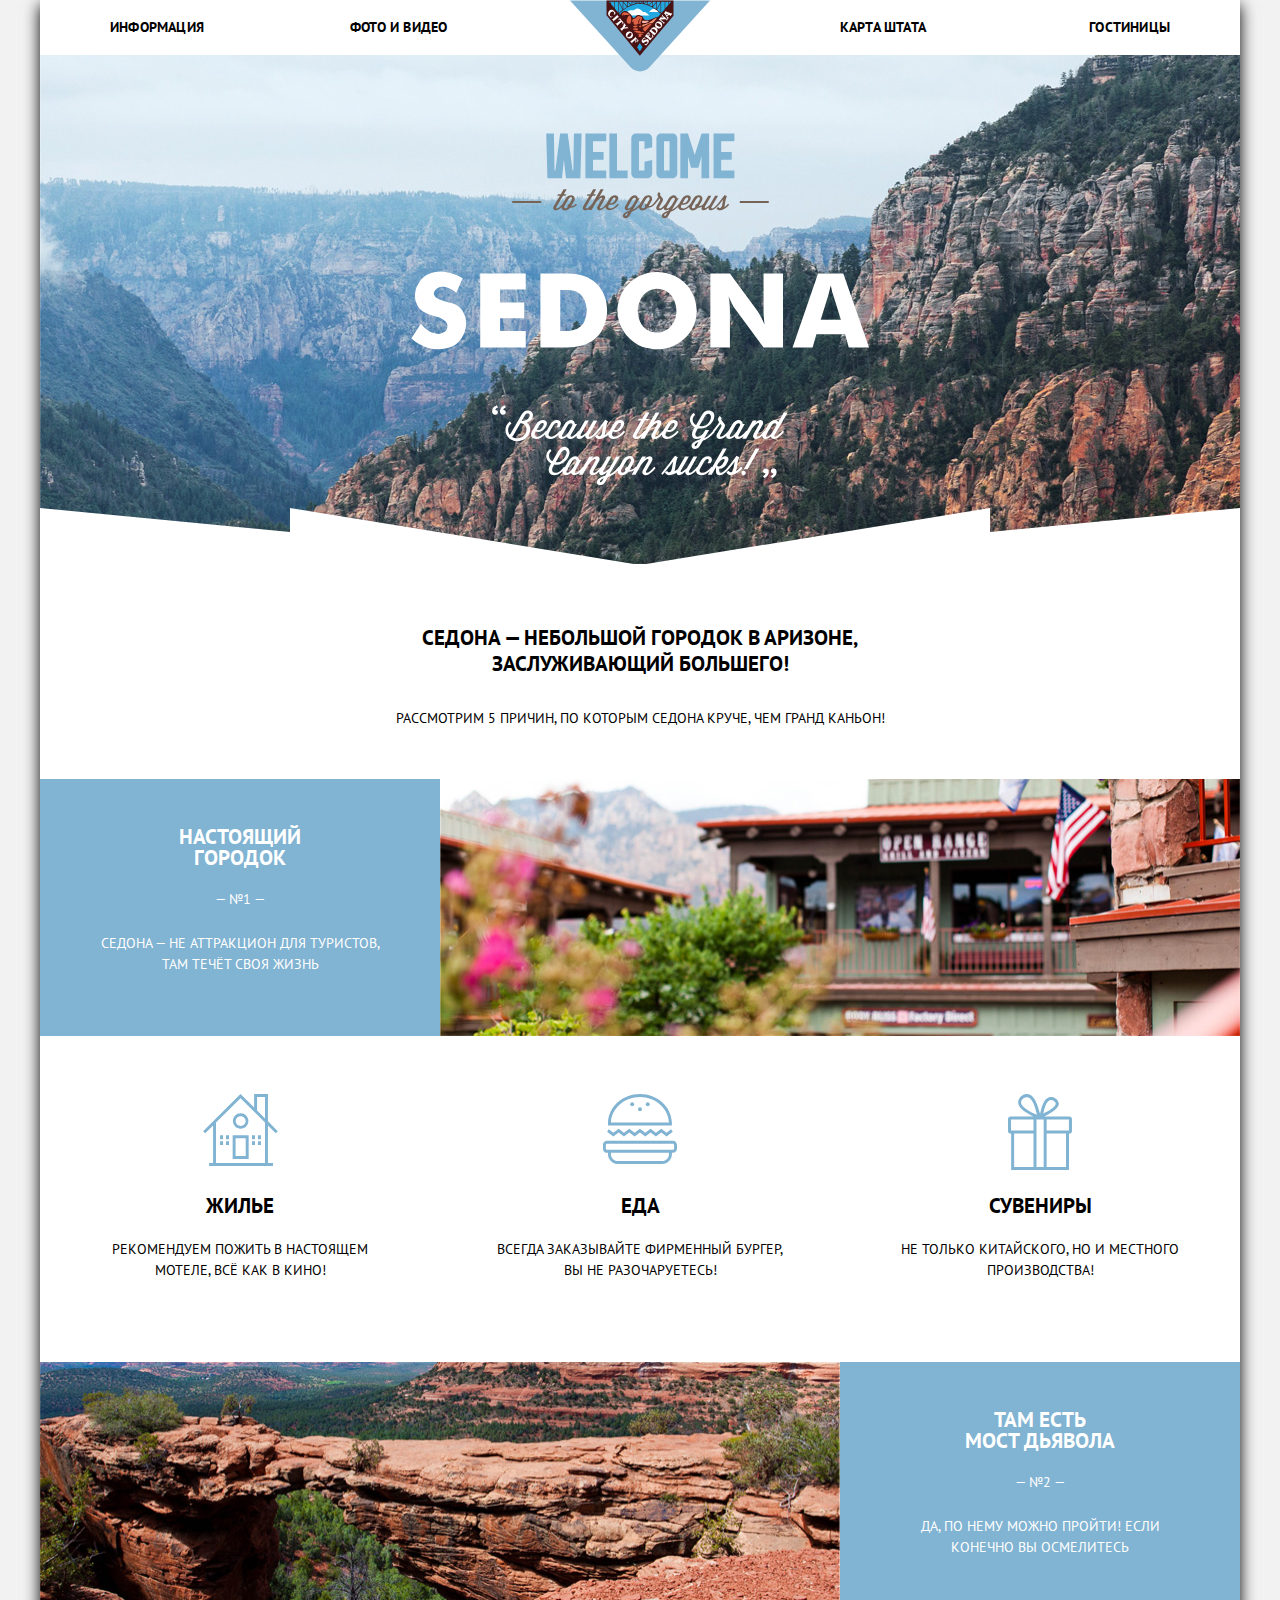
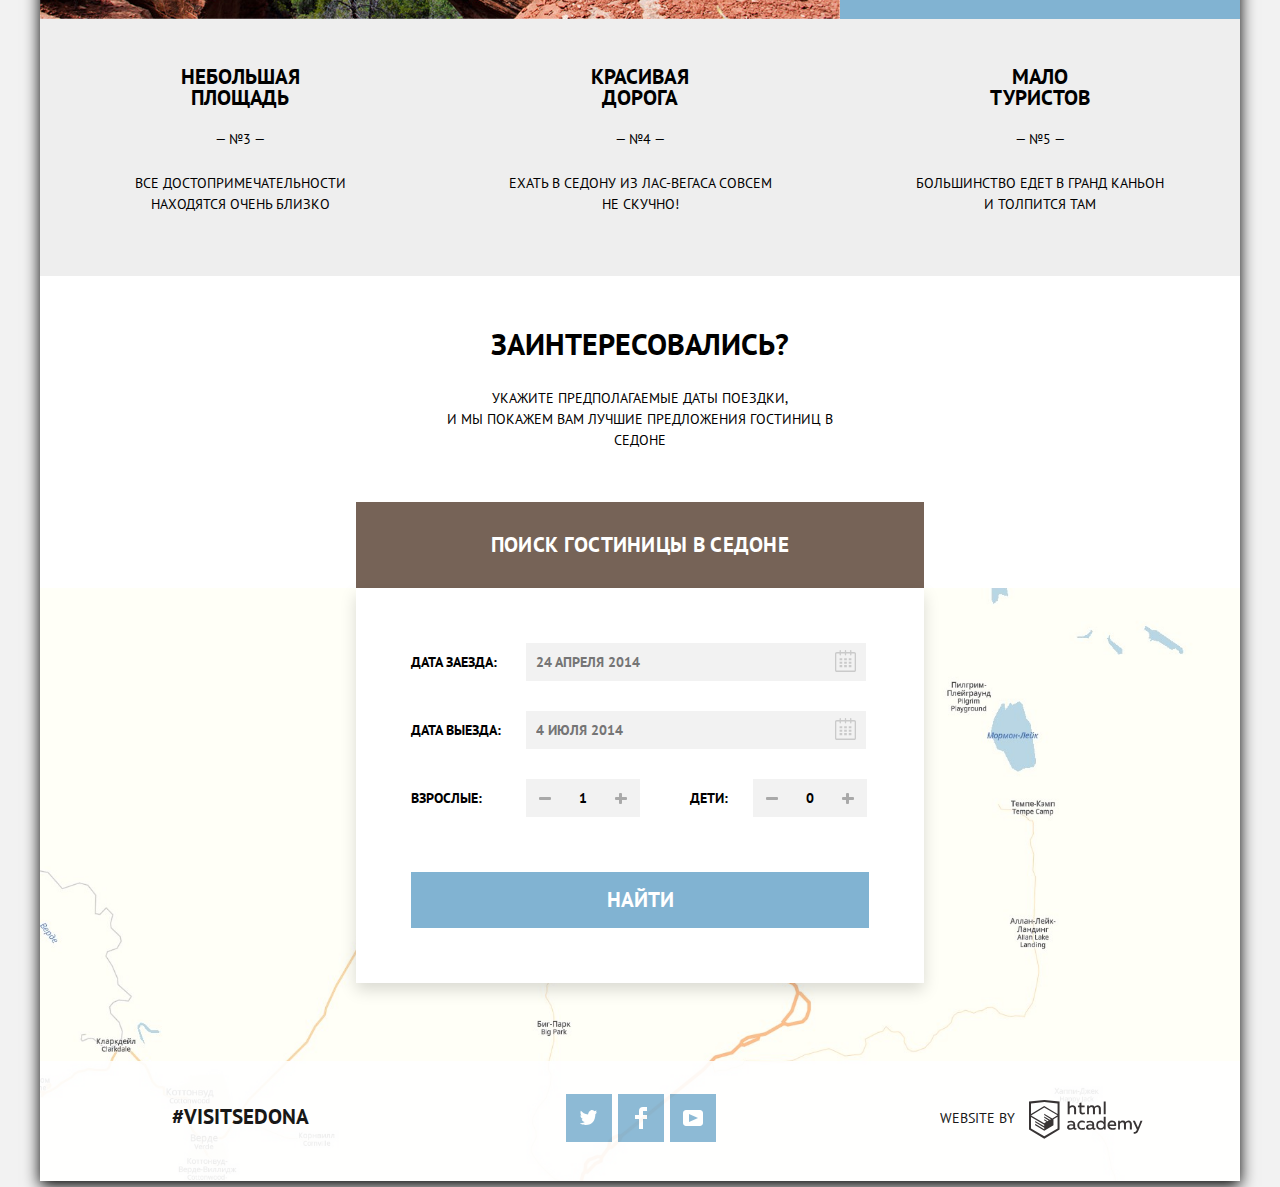
<file: index.html>
<!DOCTYPE html>
<html lang="ru">

<head>
  <meta charset="utf-8">
  <title>HTML Academy: Седона</title>
  <link href="https://fonts.googleapis.com/css?family=PT+Sans:400,700&amp;subset=cyrillic" rel="stylesheet">
  <link href="css/normalize.css" rel="stylesheet">
  <link href="css/min.css" rel="stylesheet">
</head>

<body>
  <div class="container">
    <header class="main-header">
      <nav class="main-navigation">
        <a href="index.html" class="logo">
          <img src="img/logo-sedona.svg" alt="Логотип" height="72" width="140">
        </a>
        <ul class="site-navigation">
          <li class="navigation-left-side"><a class="menu-link" href="">ИНФОРМАЦИЯ</a></li>
          <li class="navigation-left-side"><a class="menu-link" href="">ФОТО И ВИДЕО</a></li>
          <li class="navigation-right-side"><a class="menu-link" href="">КАРТА ШТАТА</a></li>
          <li class="navigation-right-side"><a class="menu-link" href="catalog.html">ГОСТИНИЦЫ</a></li>
        </ul>
      </nav>
    </header>
    <main class="main-content">
      <section class="intro">
        <div class="background-sedona"></div>
        <h1>Седона — небольшой городок в Аризоне,
          заслуживающий большего!</h1>
      </section>

      <section class="features">
        <h2 class="visually-hidden">Преимущеста</h2>
        <p class="features-intro">Рассмотрим 5 причин, по которым Седона круче, чем гранд каньон!</p>

        <div class="feature-picture-right">
          <div class="feature-item">
            <h3>Настоящий городок</h3>
            <span class="number">— №1 —</span>
            <p>Седона — не аттракцион для туристов, там течёт своя жизнь</p>
          </div>
          <img class="feature-picture-right-img" src="img/town-side.jpg" alt="Настоящий город" height="258" width="800">
        </div>

        <ul class="icons-feature-list">
          <li class="feature-item">
            <div class="house-ico"></div>
            <h3>ЖИЛЬЕ</h3>
            <p>Рекомендуем пожить в настоящем мотеле, всё как в кино!</p>
          </li>
          <li class="feature-item">
            <div class="burger-ico"></div>
            <h3>ЕДА</h3>
            <p>Всегда заказывайте фирменный бургер, вы не разочаруетесь!</p>
          </li>
          <li class="feature-item">
            <div class="gift-ico"></div>
            <h3>СУВЕНИРЫ</h3>
            <p>Не только китайского, но и местного производства!</p>
          </li>
        </ul>

        <div class="feature-picture-left">
            <img class="feature-picture-left-img" src="img/devil-bridge-side.jpg" alt="Мост дьявола" height="258" width="800">
          <div class="feature-item">
            <h3>Там есть Мост дьявола</h3>
            <span class="number">— №2 —</span>
            <p>Да, по нему можно пройти! Если конечно вы осмелитесь</p>
          </div>
        </div>

        <ul class="number-feature-list">
          <li class="feature-item">
            <h3>НЕБОЛЬШАЯ ПЛОЩАДЬ</h3>
            <span class="number">— №3 —</span>
            <p>Все достопримечательности находятся очень близко</p>
          </li>
          <li class="feature-item">
            <h3>КРАСИВАЯ ДОРОГА</h3>
            <span class="number">— №4 —</span>
            <p>Ехать в Седону из Лас-Вегаса совсем не скучно!</p>
          </li>
          <li class="feature-item">
            <h3>МАЛО ТУРИСТОВ</h3>
            <span class="number">— №5 —</span>
            <p>Большинство едет в гранд каньон и толпится там</p>
          </li>
        </ul>

      </section>

      <section class="hotels-search">
        <h2 class="visually-hidden">
          Поиск гостиницы в седоне
        </h2>
        <div class="search-intro">
          <b>ЗАИНТЕРЕСОВАЛИСЬ?</b>
          <p>Укажите предполагаемые даты поездки,<br>
            и мы покажем вам лучшие предложения гостиниц в седоне</p>
        </div>
        <a href="" class="popup-button brown-button">Поиск гостиницы в седоне</a>
        <form class="map-search map-search-show" method="get" action="https://echo.htmlacademy.ru">
          <div class="map-search-form">
          <div class="search-field booking-calendar">
            <label for="ch1">Дата заезда: <i class="icon-calendar"></i></label>
            <input name="checkin" type="text" placeholder="24 апреля 2014" id="ch1" />
            <button class="search-calendar-btn" type="button" name="calendar">
              <svg class="search-calendar-icon" xmlns="http://www.w3.org/2000/svg" width="21" height="22" viewBox="0 0 21 22">
                <title>Выбрать дату заезда</title>
                <path d="M19.25 2.025h-2.844V.648c0-.38-.294-.69-.656-.69-.363 0-.656.31-.656.69v1.377h-3.938V.648c0-.38-.294-.69-.655-.69-.362 0-.656.31-.656.69v1.377H5.906V.648c0-.38-.294-.69-.656-.69-.363 0-.657.31-.657.69v1.377H1.75C.784 2.025 0 2.847 0 3.862v16.302C0 21.18.784 22 1.75 22h17.5c.967 0 1.75-.82 1.75-1.836V3.862c0-1.015-.783-1.837-1.75-1.837zm.438 18.14c0 .252-.195.458-.437.458H1.75c-.24 0-.438-.206-.438-.46v-16.3c0-.254.196-.46.438-.46h2.844V4.78c0 .382.294.69.657.69.363 0 .657-.308.657-.69V3.404h3.938V4.78c0 .382.294.69.657.69.36 0 .655-.308.655-.69V3.404h3.938V4.78c0 .382.293.69.656.69.363 0 .657-.308.657-.69V3.404h2.845c.24 0 .437.206.437.46v16.3z" />
                <path d="M4.594 8.225H7.22v2.066H4.593zM4.594 11.668H7.22v2.067H4.593zM4.594 15.112H7.22v2.066H4.593zM9.188 15.112h2.625v2.066H9.188zM9.188 11.668h2.625v2.067H9.188zM9.188 8.225h2.625v2.066H9.188zM13.78 15.112h2.626v2.066H13.78zM13.78 11.668h2.626v2.067H13.78zM13.78 8.225h2.626v2.066H13.78z" /></svg>
            </button>
          </div>
          <div class="search-field booking-calendar">
            <label for="ch2">Дата выезда: <i class="icon-calendar"></i></label>
            <input name="checkout" type="text" placeholder="4 июля 2014" id="ch2" />
            <button class="search-calendar-btn" type="button" name="calendar">
              <svg class="search-calendar-icon" xmlns="http://www.w3.org/2000/svg" width="21" height="22" viewBox="0 0 21 22">
                <title>Выбрать дату выезда</title>
                <path d="M19.25 2.025h-2.844V.648c0-.38-.294-.69-.656-.69-.363 0-.656.31-.656.69v1.377h-3.938V.648c0-.38-.294-.69-.655-.69-.362 0-.656.31-.656.69v1.377H5.906V.648c0-.38-.294-.69-.656-.69-.363 0-.657.31-.657.69v1.377H1.75C.784 2.025 0 2.847 0 3.862v16.302C0 21.18.784 22 1.75 22h17.5c.967 0 1.75-.82 1.75-1.836V3.862c0-1.015-.783-1.837-1.75-1.837zm.438 18.14c0 .252-.195.458-.437.458H1.75c-.24 0-.438-.206-.438-.46v-16.3c0-.254.196-.46.438-.46h2.844V4.78c0 .382.294.69.657.69.363 0 .657-.308.657-.69V3.404h3.938V4.78c0 .382.294.69.657.69.36 0 .655-.308.655-.69V3.404h3.938V4.78c0 .382.293.69.656.69.363 0 .657-.308.657-.69V3.404h2.845c.24 0 .437.206.437.46v16.3z" />
                <path d="M4.594 8.225H7.22v2.066H4.593zM4.594 11.668H7.22v2.067H4.593zM4.594 15.112H7.22v2.066H4.593zM9.188 15.112h2.625v2.066H9.188zM9.188 11.668h2.625v2.067H9.188zM9.188 8.225h2.625v2.066H9.188zM13.78 15.112h2.626v2.066H13.78zM13.78 11.668h2.626v2.067H13.78zM13.78 8.225h2.626v2.066H13.78z" /></svg>
            </button>
          </div>
          <div class="half-size-pickers search-field">
            <div class="search-field-column">
              <label for="adults-count-field">Взрослые:</label>
              <div class="booking-calendar-minus-plus">
                <button type="button" class="button-grey updown_button down-button"><span class="visually-hidden">Уменьшить</span></button>
                <input type="text" name="adults-count" id="adults-count-field" value="1">
                <button type="button" class="button-grey updown_button up-button"><span class="visually-hidden">Увеличить</span></button>
              </div>
            </div>
            <div class="search-field-column">
              <label class="children-label" for="children-count-field">Дети:</label>
              <div class="booking-calendar-minus-plus">
                <button type="button" class="button-grey updown_button down-button"><span class="visually-hidden">Уменьшить</span></button>
                <input type="text" name="children-count" value="0" id="children-count-field">
                <button type="button" class="button-grey updown_button up-button"><span class="visually-hidden">Увеличить</span></button>
              </div>
            </div>
          </div>
          <button type="submit" class="button blue-button search-button">
            Найти
          </button>
        </div>
        </form>
      </section>

      <section class="map">
        <h2 class="visually-hidden">Карта</h2>
        <iframe class="map__yandex" src="https://yandex.ru/map-widget/v1/?um=constructor%3A2769fe2568c5f4ca207e22e0b03454e660ceb965dc480294ae621e0ce618c207&amp;lang=ru_RU&amp;scroll=true&amp;source=constructor"></iframe>
      </section>

    </main>

    <footer class="main-footer rundown-footer">
      <p class="footer-hashtag">
        #VISITSEDONA
      </p>
      <ul class="footer-social">
        <li>
          <a href="" class="blue-button social-button social-button-twitter"><span class="visually-hidden">Twitter</span></a>
        </li>
        <li>
          <a href="" class="blue-button social-button social-button-facebook"><span class="visually-hidden">Facebook</span></a>
        </li>
        <li>
          <a href="" class="blue-button social-button social-button-youtube"><span class="visually-hidden">Youtube</span></a>
        </li>
      </ul>
      <p class="footer-contacts">Website by
        <a href="https://htmlacademy.ru/intensive/htmlcss" class="footer-contacts-ico">
          <svg class="developer__logo" xmlns="http://www.w3.org/2000/svg" viewBox="0 0 115 41" width="115" height="41">
            <title>HTML Academy</title>
            <path d="M46.84 28.22a2.07 2.07 0 0 0 .58-.11v1.4a3.41 3.41 0 0 1-1.24.22 1.75 1.75 0 0 1-1.75-1 5.08 5.08 0 0 1-3.3 1.13c-1.59 0-3.06-.87-3.06-2.68 0-2.24 2.08-2.93 3.9-2.93a11.63 11.63 0 0 1 2.28.26v-.31c0-1.09-.8-1.86-2.3-1.86a7.79 7.79 0 0 0-3.15.67v-1.79a10.72 10.72 0 0 1 3.35-.58c2.48 0 4 1.18 4 3.83v3.14a.57.57 0 0 0 .69.61zm-6.76-1.19a1.42 1.42 0 0 0 1.64 1.29 3.56 3.56 0 0 0 2.53-1v-1.51a10.21 10.21 0 0 0-1.9-.22c-1.1.01-2.27.35-2.27 1.45zM53.06 20.62a5.29 5.29 0 0 1 2.7.67v1.79a4.28 4.28 0 0 0-2.42-.73 2.89 2.89 0 1 0 0 5.76 5.26 5.26 0 0 0 2.55-.67v1.8a6.58 6.58 0 0 1-2.9.6 4.42 4.42 0 0 1-4.72-4.54 4.54 4.54 0 0 1 4.79-4.68zM65.84 28.22a2.07 2.07 0 0 0 .58-.11v1.4a3.41 3.41 0 0 1-1.24.22 1.75 1.75 0 0 1-1.75-1 5.08 5.08 0 0 1-3.3 1.13c-1.59 0-3.06-.87-3.06-2.68 0-2.24 2.08-2.93 3.9-2.93a11.63 11.63 0 0 1 2.28.26v-.31c0-1.09-.8-1.86-2.3-1.86a7.79 7.79 0 0 0-3.15.67v-1.79a10.72 10.72 0 0 1 3.35-.58c2.48 0 4 1.18 4 3.83v3.14a.57.57 0 0 0 .69.61zm-6.76-1.19a1.42 1.42 0 0 0 1.64 1.29 3.56 3.56 0 0 0 2.53-1v-1.51a10.21 10.21 0 0 0-1.9-.22c-1.11.01-2.27.35-2.27 1.45zM76.67 16.85v12.76h-1.76v-1.39a4.07 4.07 0 0 1-3.35 1.62 4.62 4.62 0 0 1 0-9.22 4 4 0 0 1 3.15 1.37v-5.14h2zm-4.76 5.48a2.9 2.9 0 0 0 0 5.8 3 3 0 0 0 2.79-1.84v-2.13a3.06 3.06 0 0 0-2.79-1.83zM82.99 20.62c3.48 0 4.68 2.81 4.12 5.34h-6.58c.22 1.57 1.75 2.22 3.35 2.22a6.41 6.41 0 0 0 2.77-.62v1.68a7.5 7.5 0 0 1-3.14.6c-2.68 0-5-1.53-5-4.61a4.39 4.39 0 0 1 4.48-4.61zm.09 1.62a2.39 2.39 0 0 0-2.57 2.26h4.85a2.06 2.06 0 0 0-2.28-2.26zM89.1 29.61v-8.75h1.73v1.09a4 4 0 0 1 2.92-1.33 3 3 0 0 1 2.73 1.4 4.33 4.33 0 0 1 3.06-1.4 3.21 3.21 0 0 1 3.32 3.52v5.47h-2V24.2a1.67 1.67 0 0 0-1.73-1.84 2.94 2.94 0 0 0-2.17 1.18V29.61h-2V24.2a1.67 1.67 0 0 0-1.73-1.84 3.11 3.11 0 0 0-2.32 1.35v5.91h-2zM111.47 20.86h2l-4.1 9.93c-.95 2.28-2.19 3-3.52 3a5 5 0 0 1-1.15-.15v-1.66a3 3 0 0 0 .89.13c.95 0 1.66-.67 2.17-2l.18-.44-4.16-8.82h2.13l3 6.6zM40.66 1.53v5a4 4 0 0 1 2.83-1.2A3.41 3.41 0 0 1 47.1 8.9v5.41h-2V9.15a1.9 1.9 0 0 0-2-2.1 3.08 3.08 0 0 0-2.44 1.46v5.8h-2V1.53h2zM52.43 2.42v3.12h3.17v1.71h-3.17v4c0 1.15.53 1.53 1.66 1.53a4.71 4.71 0 0 0 1.77-.35v1.68a7.14 7.14 0 0 1-2.35.38 2.68 2.68 0 0 1-3-2.88V7.23h-1.6V5.52h1.57V2.88zM58.1 14.29V5.54h1.73v1.09a4 4 0 0 1 2.92-1.33 3 3 0 0 1 2.73 1.4 4.33 4.33 0 0 1 3.06-1.4 3.21 3.21 0 0 1 3.32 3.52v5.47h-2V8.88a1.67 1.67 0 0 0-1.73-1.84 2.94 2.94 0 0 0-2.17 1.18V14.29h-2V8.88a1.67 1.67 0 0 0-1.73-1.84 3.11 3.11 0 0 0-2.32 1.35v5.91h-2zM74.72 1.52h1.95v12.76h-1.95zM15.44.02h-.16L0 1.62v28l15.28 9.09 15.28-9.09v-28zm13.12 28.45l-13.28 7.9L2 28.47V16.99l13.22 7.87v1.43l-9.07-5.4v1.38l9.11 5.47v1.46l-9.1-5.42v1.38l9.11 5.47 9.19-5.5V19.22l4.1-2.45v11.67zm0-13.16l-3.65 2.14-1.68 1-8-4.76v1.38l6.84 4.07h-.06l-.15.09-1 .57-5.64-3.36v1.38l4.45 2.65-1.05.7-3.36-2v1.38l2.21 1.3-2.25 1.35-13.16-7.82 13.17-7.92zm0-1.39L15.21 6.05l-13.2 7.86V3.41l13.28-1.39 13.28 1.39v10.51z" />
          </svg>
        </a>
      </p>
    </footer>
  </div>
  <script type="text/javascript" src="js/min.js"></script>
</body>

</html>
</file>
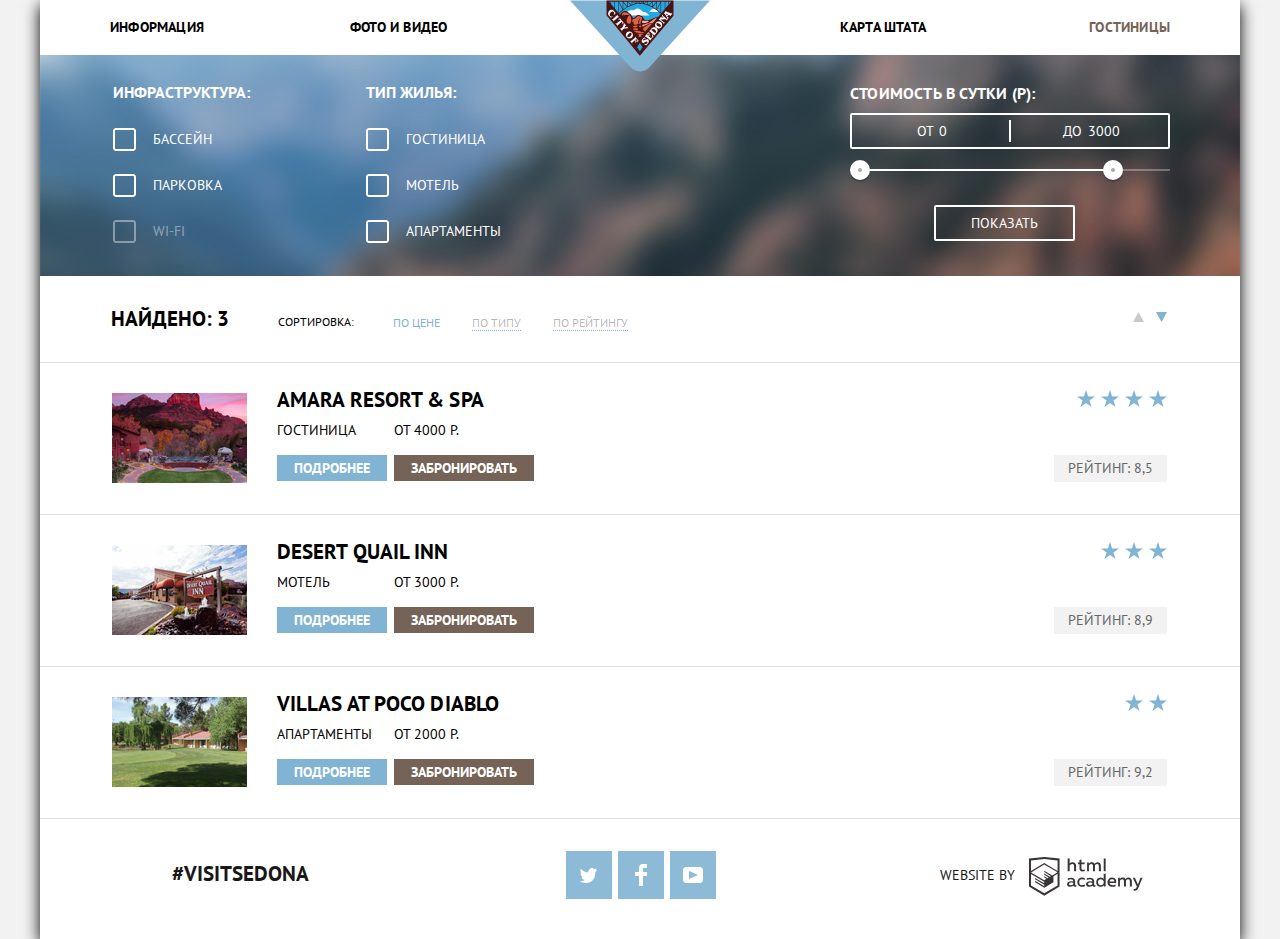
<file: catalog.html>
<!DOCTYPE html>
<html lang="ru">

<head>
  <meta charset="utf-8">
  <title>HTML Academy: Седона</title>
  <link href="https://fonts.googleapis.com/css?family=PT+Sans:400,700&amp;subset=cyrillic" rel="stylesheet">
  <link href="css/normalize.css" rel="stylesheet">
  <link href="css/min.css" rel="stylesheet">
</head>

<body>
  <div class="container">
    <header class="main-header">
      <nav class="main-navigation">
        <a href="index.html" class="logo">
          <img src="img/logo-sedona.svg" alt="Логотип" height="72" width="140">
        </a>
        <ul class="site-navigation">
          <li class="navigation-left-side"><a class="menu-link" href="">ИНФОРМАЦИЯ</a></li>
          <li class="navigation-left-side"><a class="menu-link" href="">ФОТО И ВИДЕО</a></li>
          <li class="navigation-right-side"><a class="menu-link" href="">КАРТА ШТАТА</a></li>
          <li class="navigation-right-side"><a class="menu-link menu-link-active" href="catalog.html">ГОСТИНИЦЫ</a></li>
        </ul>
      </nav>
    </header>

    <main>
      <h1 class="visually-hidden">Гостиницы</h1>
      <section class="search-form">
        <h2 class="visually-hidden">Поиск гостиницы</h2>
        <form class="filter" method="get" action="https://echo.htmlacademy.ru">
          <fieldset>
            <legend>Инфраструктура:</legend>
            <ul class="search-check-list">
              <li class="filter-option">
                <input class="visually-hidden filter-checkbox" type="checkbox" name="pool" id="pool-field">
                <label for="pool-field">Бассейн</label>
              </li>
              <li class="filter-option">
                <input class="visually-hidden filter-checkbox" type="checkbox" name="parking" id="parking-field">
                <label for="parking-field">Парковка</label>
              </li>
              <li class="filter-option">
                <input class="visually-hidden filter-checkbox" disabled type="checkbox" name="wifi-count" id="wifi-field">
                <label for="wifi-field">WI-FI</label>
              </li>
            </ul>
          </fieldset>
          <fieldset>
            <legend>Тип жилья:</legend>
            <ul class="search-check-list">
              <li class="filter-option">
                <input class="visually-hidden filter-checkbox" type="checkbox" name="hotel" id="hotel-field">
                <label for="hotel-field">Гостиница</label>
              </li>
              <li class="filter-option">
                <input class="visually-hidden filter-checkbox" type="checkbox" name="motel" id="motel-field">
                <label for="motel-field">Мотель</label>
              </li>
              <li class="filter-option">
                <input class="visually-hidden filter-checkbox" type="checkbox" name="apparts" id="apparts-field">
                <label for="apparts-field">Апартаменты</label>
              </li>
            </ul>
          </fieldset>
          <div class="price-container">
            <div class="filter-range">
              <div class="filter-range-title">Стоимость в сутки (р):</div>
              <div class="price-controls">
                <label class="min-price">от <input type="text" name="min-price" value="0"></label>
                <label class="max-price">до <input type="text" name="max-price" value="3000"></label>
              </div>
              <div class="range-controls">
                <div class="scale">
                  <div class="bar"></div>
                </div>
                <div class="range-toggle range-toggle-min"></div>
                <div class="range-toggle range-toggle-max"></div>
              </div>
              <button class="btn-transparent" type="submit">Показать</button>
            </div>
          </div>
        </form>
      </section>
      <section class="search-result">

        <h2 class="visually-hidden">Сортировка гостиниц</h2>
        <div class="sort-result border-bottom">
          <b class="result-count">НАЙДЕНО: 3</b>
          <p>СОРТИРОВКА:</p>
          <ul class="sort-list">
            <li class="sort-item sort-item-active">
              <a href="">По цене</a>
            </li>
            <li class="sort-item">
              <a href="">По типу</a>
            </li>
            <li class="sort-item">
              <a href="">По рейтингу</a>
            </li>
          </ul>
          <div class="sort-direction">
            <a href="" class="result-updown-button result-ascending sort-direction-button">
              <svg xmlns="http://www.w3.org/2000/svg" viewBox="0 0 11 10" width="11" height="10">
                <title>Сортировка по возрастанию</title>
                <path d="M5.5 0L0 10h11z" />
              </svg>
            </a>
            <a href="" class="result-updown-button result-descending  sort-button-active">
              <svg xmlns="http://www.w3.org/2000/svg" viewBox="0 0 11 10" width="11"
                height="10">
                <title>Сортировка по убыванию</title>
                <path d="M5.5 10L0 0h11" />
              </svg>
            </a>
          </div>
        </div>
        <h2 class="visually-hidden">Результаты поиска</h2>
        <ul class="catalog-list">
          <li class="catalog-item border-bottom">
            <figure class="catalog-item-image">
              <a href="">
                <img src="img/amara-hotel.jpg" width="135" height="90" alt="Набор для путешествий «Baxter of California»">
              </a>
            </figure>
            <div class="catalog-item-info">
              <h3 class="catalog-item-title">
                <a href="">
                  AMARA RESORT & SPA
                </a>
              </h3>
              <div class="price">
                <p class="catalog-category">Гостиница</p>
                <p class="catalog-item-price">ОТ 4000 Р.</p>
              </div>

              <a class="button blue-button" href="#">Подробнее</a>
              <a class="button brown-button" href="#">Забронировать</a>
            </div>
            <div class="catalog-rating">
              <ul class="catalog-rating-stars">
                <li class="catalog-star"><span class="visually-hidden">Звезда</span></li>
                <li class="catalog-star"><span class="visually-hidden">Звезда</span></li>
                <li class="catalog-star"><span class="visually-hidden">Звезда</span></li>
                <li class="catalog-star"><span class="visually-hidden">Звезда</span></li>
              </ul>
              <p>РЕЙТИНГ: 8,5</p>
            </div>
          </li>

          <li class="catalog-item border-bottom">
            <figure class="catalog-item-image">
              <a href="">
                <img src="img/desert-motel.jpg" width="135" height="90" alt="Набор для путешествий «Baxter of California»">
              </a>
            </figure>
            <div class="catalog-item-info">
              <h3 class="catalog-item-title">
                <a href="">
                  DESERT QUAIL INN
                </a>
              </h3>

              <div class="price">
                <p class="catalog-category">МОТЕЛЬ</p>

                <p class="catalog-item-price">ОТ 3000 Р.</p>
              </div>
              <a class="button blue-button" href="#">Подробнее</a>
              <a class="button brown-button" href="#">Забронировать</a>
            </div>
            <div class="catalog-rating">
              <ul class="catalog-rating-stars">
                <li class="catalog-star"><span class="visually-hidden">Звезда</span></li>
                <li class="catalog-star"><span class="visually-hidden">Звезда</span></li>
                <li class="catalog-star"><span class="visually-hidden">Звезда</span></li>
              </ul>
              <p>РЕЙТИНГ: 8,9</p>
            </div>
          </li>

          <li class="catalog-item border-bottom">
            <figure class="catalog-item-image">
              <a href="">
                <img src="img/villas-apparts.jpg" width="135" height="90" alt="Набор для путешествий «Baxter of California»">
              </a>
            </figure>
            <div class="catalog-item-info">
              <h3 class="catalog-item-title">
                <a href="">
                  VILLAS AT POCO DIABLO
                </a>
              </h3>

              <div class="price">
                <p class="catalog-category">Апартаменты</p>

                <p class="catalog-item-price">ОТ 2000 Р.</p>
              </div>

              <a class="button blue-button" href="#">Подробнее</a>
              <a class="button brown-button" href="#">Забронировать</a>
            </div>
            <div class="catalog-rating">
              <ul class="catalog-rating-stars">
                <li class="catalog-star"><span class="visually-hidden">Звезда</span></li>
                <li class="catalog-star"><span class="visually-hidden">Звезда</span></li>
              </ul>
              <p>РЕЙТИНГ: 9,2</p>
            </div>
          </li>
        </ul>

      </section>
    </main>

    <footer class="main-footer">
      <p class="footer-hashtag">
        #VISITSEDONA
      </p>
      <ul class="footer-social">
        <li>
          <a href="" class="blue-button social-button social-button-twitter"><span class="visually-hidden">Twitter</span></a>
        </li>
        <li>
          <a href="" class="blue-button social-button social-button-facebook"><span class="visually-hidden">Facebook</span></a>
        </li>
        <li>
          <a href="" class="blue-button social-button social-button-youtube"><span class="visually-hidden">Youtube</span></a>
        </li>
      </ul>
      <p class="footer-contacts">Website by
        <a href="https://htmlacademy.ru/intensive/htmlcss" class="footer-contacts-ico">
          <svg class="developer__logo" xmlns="http://www.w3.org/2000/svg" viewBox="0 0 115 41" width="115" height="41">
            <title>HTML Academy</title>
            <path d="M46.84 28.22a2.07 2.07 0 0 0 .58-.11v1.4a3.41 3.41 0 0 1-1.24.22 1.75 1.75 0 0 1-1.75-1 5.08 5.08 0 0 1-3.3 1.13c-1.59 0-3.06-.87-3.06-2.68 0-2.24 2.08-2.93 3.9-2.93a11.63 11.63 0 0 1 2.28.26v-.31c0-1.09-.8-1.86-2.3-1.86a7.79 7.79 0 0 0-3.15.67v-1.79a10.72 10.72 0 0 1 3.35-.58c2.48 0 4 1.18 4 3.83v3.14a.57.57 0 0 0 .69.61zm-6.76-1.19a1.42 1.42 0 0 0 1.64 1.29 3.56 3.56 0 0 0 2.53-1v-1.51a10.21 10.21 0 0 0-1.9-.22c-1.1.01-2.27.35-2.27 1.45zM53.06 20.62a5.29 5.29 0 0 1 2.7.67v1.79a4.28 4.28 0 0 0-2.42-.73 2.89 2.89 0 1 0 0 5.76 5.26 5.26 0 0 0 2.55-.67v1.8a6.58 6.58 0 0 1-2.9.6 4.42 4.42 0 0 1-4.72-4.54 4.54 4.54 0 0 1 4.79-4.68zM65.84 28.22a2.07 2.07 0 0 0 .58-.11v1.4a3.41 3.41 0 0 1-1.24.22 1.75 1.75 0 0 1-1.75-1 5.08 5.08 0 0 1-3.3 1.13c-1.59 0-3.06-.87-3.06-2.68 0-2.24 2.08-2.93 3.9-2.93a11.63 11.63 0 0 1 2.28.26v-.31c0-1.09-.8-1.86-2.3-1.86a7.79 7.79 0 0 0-3.15.67v-1.79a10.72 10.72 0 0 1 3.35-.58c2.48 0 4 1.18 4 3.83v3.14a.57.57 0 0 0 .69.61zm-6.76-1.19a1.42 1.42 0 0 0 1.64 1.29 3.56 3.56 0 0 0 2.53-1v-1.51a10.21 10.21 0 0 0-1.9-.22c-1.11.01-2.27.35-2.27 1.45zM76.67 16.85v12.76h-1.76v-1.39a4.07 4.07 0 0 1-3.35 1.62 4.62 4.62 0 0 1 0-9.22 4 4 0 0 1 3.15 1.37v-5.14h2zm-4.76 5.48a2.9 2.9 0 0 0 0 5.8 3 3 0 0 0 2.79-1.84v-2.13a3.06 3.06 0 0 0-2.79-1.83zM82.99 20.62c3.48 0 4.68 2.81 4.12 5.34h-6.58c.22 1.57 1.75 2.22 3.35 2.22a6.41 6.41 0 0 0 2.77-.62v1.68a7.5 7.5 0 0 1-3.14.6c-2.68 0-5-1.53-5-4.61a4.39 4.39 0 0 1 4.48-4.61zm.09 1.62a2.39 2.39 0 0 0-2.57 2.26h4.85a2.06 2.06 0 0 0-2.28-2.26zM89.1 29.61v-8.75h1.73v1.09a4 4 0 0 1 2.92-1.33 3 3 0 0 1 2.73 1.4 4.33 4.33 0 0 1 3.06-1.4 3.21 3.21 0 0 1 3.32 3.52v5.47h-2V24.2a1.67 1.67 0 0 0-1.73-1.84 2.94 2.94 0 0 0-2.17 1.18V29.61h-2V24.2a1.67 1.67 0 0 0-1.73-1.84 3.11 3.11 0 0 0-2.32 1.35v5.91h-2zM111.47 20.86h2l-4.1 9.93c-.95 2.28-2.19 3-3.52 3a5 5 0 0 1-1.15-.15v-1.66a3 3 0 0 0 .89.13c.95 0 1.66-.67 2.17-2l.18-.44-4.16-8.82h2.13l3 6.6zM40.66 1.53v5a4 4 0 0 1 2.83-1.2A3.41 3.41 0 0 1 47.1 8.9v5.41h-2V9.15a1.9 1.9 0 0 0-2-2.1 3.08 3.08 0 0 0-2.44 1.46v5.8h-2V1.53h2zM52.43 2.42v3.12h3.17v1.71h-3.17v4c0 1.15.53 1.53 1.66 1.53a4.71 4.71 0 0 0 1.77-.35v1.68a7.14 7.14 0 0 1-2.35.38 2.68 2.68 0 0 1-3-2.88V7.23h-1.6V5.52h1.57V2.88zM58.1 14.29V5.54h1.73v1.09a4 4 0 0 1 2.92-1.33 3 3 0 0 1 2.73 1.4 4.33 4.33 0 0 1 3.06-1.4 3.21 3.21 0 0 1 3.32 3.52v5.47h-2V8.88a1.67 1.67 0 0 0-1.73-1.84 2.94 2.94 0 0 0-2.17 1.18V14.29h-2V8.88a1.67 1.67 0 0 0-1.73-1.84 3.11 3.11 0 0 0-2.32 1.35v5.91h-2zM74.72 1.52h1.95v12.76h-1.95zM15.44.02h-.16L0 1.62v28l15.28 9.09 15.28-9.09v-28zm13.12 28.45l-13.28 7.9L2 28.47V16.99l13.22 7.87v1.43l-9.07-5.4v1.38l9.11 5.47v1.46l-9.1-5.42v1.38l9.11 5.47 9.19-5.5V19.22l4.1-2.45v11.67zm0-13.16l-3.65 2.14-1.68 1-8-4.76v1.38l6.84 4.07h-.06l-.15.09-1 .57-5.64-3.36v1.38l4.45 2.65-1.05.7-3.36-2v1.38l2.21 1.3-2.25 1.35-13.16-7.82 13.17-7.92zm0-1.39L15.21 6.05l-13.2 7.86V3.41l13.28-1.39 13.28 1.39v10.51z" />
          </svg>
        </a>
      </p>
    </footer>
  </div>
</body>

</html>
</file>
<file: css/min.css>
body{margin:0;font-family:"PT Sans",Arial,sans-serif;font-size:14px;line-height:21px;background-color:#f2f2f2;color:#000;text-transform:uppercase}a{text-decoration:none}.container{background-color:#fff;color:#000;margin:0 auto;width:1200px;box-shadow:0 5px 15px 0 #000;position:relative}.visually-hidden{position:absolute;width:1px;height:1px;margin:-1px;border:0;padding:0;clip:rect(0 0 0 0);overflow:hidden}.main-navigation{background-color:#fff;color:#000;font-weight:700}.menu-link{color:#000}.site-navigation{list-style:none;display:flex;flex-wrap:wrap;justify-content:space-between;text-align:center;margin:0;padding:0}.site-navigation li{padding:17px 0;width:240px;letter-spacing:.2px}.site-navigation li:nth-child(3){margin-left:auto;margin-right:4px}.site-navigation a:hover{color:#81b3d2}.site-navigation a:focus,.site-navigation a:active{color:rgba(0,0,0,.3)}.intro{width:100%;text-align:center}.intro h1{font-size:21px;line-height:26px;font-weight:700;margin-right:auto;margin-left:auto;margin-top:61px;width:440px}.background-sedona{background-color:#518dc5;width:100%;height:509px;background-image:url(../img/intro-welcome.svg),url(../img/intro-mask.svg),url(../img/background-photo.jpg);background-repeat:no-repeat;background-size:459px 353px,100% 59px,cover;background-position:center,0 453px,0 -80px}.features{text-align:center}.features-intro{line-height:26px}.features ul{list-style:none}.feature-picture-left{background-color:#81b3d2;color:#fff}.feature-item{font-size:14px;line-height:21px}.feature-item h3{font-size:21px}.number-feature-list{background-color:#eee;color:#000}.hotels-search b{font-size:30px;font-weight:700;line-height:36px;text-align:center}.hotels-search p{text-align:center}.hotels-search input:hover{background-color:#ebebeb}.hotels-search input:focus{background-color:#fff}.footer-hashtag{font-weight:700;font-size:21px;line-height:26px;text-align:center;width:200px;padding:0 100px;margin-top:12px}.footer-social{list-style:none;display:flex;justify-content:space-around;width:155px;padding:0;margin-top:7px}.footer-contacts{font-size:14px;line-height:26px;width:200px;padding:0 100px;margin-top:-16px}.footer-contacts-ico{display:inline-block;text-align:center;position:relative;top:18px;left:10px;width:115px;height:41px;fill:#231f20}.footer-contacts-ico:hover,.footer-contacts-ico:focus .footer-contacts-ico{fill:#81b3d2}.footer-contacts-ico:active{fill:#bdbbbc}.main-footer{display:flex;justify-content:space-between;align-items:center;height:120px;color:#000;background:#fff;opacity:.9}.rundown-footer{margin-top:-120px}.hotels-search .popup-button{font-size:21px;line-height:26px;font-weight:700;display:block;width:508px;margin:0 auto;text-align:center;padding:30px;letter-spacing:.3px}.map-search-form{position:absolute;left:50%;transform:translateX(-50%);background-color:white;box-shadow:0 7px 15px 0 rgba(0,1,1,.15);width:458px;margin:0 auto;font-weight:700;display:flex;flex-direction:column;padding:55px}.map-search{display:none}.map-search input{font:inherit;background-color:#f2f2f2;color:#000;border:0}.control{background-color:#f2f2f2}.map{height:593px;background-color:#d0dbab;background-image:url(../img/map.jpg);background-size:cover}.hotels-search .search-button{margin-top:30px;font-size:21px;line-height:26px;font-weight:700;padding:15px 0}.button{font:inherit;font-weight:700;border:none;text-transform:uppercase;vertical-align:middle}.blue-button{background-color:#81b3d2;color:#fff}.blue-button:hover{background-color:#669ec0}.blue-button:focus,.blue-button:active{background-color:#5496bd;color:rgba(255,255,255,.3)}.brown-button{background-color:#766357;color:#fff}.brown-button:hover{background-color:#604e43}.brown-button:focus,.brown-button:active{background-color:#503e33;color:rgba(255,255,255,.3)}.catalog-item-title{font-size:21px;line-height:26px;letter-spacing:.1px}.catalog-item-title a{color:#000}.catalog-item-title a:hover{color:#81b3d2}.catalog-item-title a:active,.catalog-item-title a:focus{color:rgba(0,0,0,.3)}.social-button{margin:0 3px;color:#fff;width:46px;height:48px;display:block}.social-button-twitter{background-image:url(../img/twitter.svg);background-repeat:no-repeat;background-position:center}.social-button-facebook{background-image:url(../img/fb-icon.svg);background-repeat:no-repeat;background-position:center}.social-button-youtube{background-image:url(../img/youtube.svg);background-repeat:no-repeat;background-position:center}.catalog-item-info{padding:24px 0 35px}.catalog-list{list-style:none;padding:0;margin:0}.sort-list{list-style:none;font-size:12px;line-height:18px}.sort-result p{padding:25px 23px 0 28px;font-size:12px;line-height:18px}.catalog-item-info .button{padding:4px 17px;margin-right:3px}.price{padding:7px 0 16px}.price p{display:inline-block;text-align:left;margin-right:3px}.sort-result{display:flex;padding:0 50px}.sort-list{display:flex;padding:0}.sort-item{padding:26px 16px 0}.sort-item a{color:rgba(0,0,0,.3);border-bottom:1px dotted #81b3d2}.sort-item a:hover{color:#81b3d2}.sort-item a:active{border-bottom:0}.sort-item a:focus{color:#000}.sort-item-active a{color:#81b3d2;border-bottom:0}.sort-direction{padding:31px 17px 0;margin-left:auto;display:flex}.catalog-item{display:flex}.result-count{padding:30px 21px;font-size:21px;line-height:26px;font-weight:700}.border-bottom{border-bottom:1px solid rgba(97,97,97,.205)}.catalog-rating-stars{list-style:none;display:flex;justify-content:flex-end}.catalog-item-image{order:-1;margin:30px 30px 0 72px}.catalog-category{margin:0;display:block;width:110px}.catalog-item-price{margin:0;display:block;width:142px}.catalog-star{background-image:url(../img/star.svg);width:18px;height:17px;margin-left:6px}.catalog-rating{margin-left:auto;padding:27px 73px 15px}.catalog-rating p{background-color:#f2f2f2;color:#666;margin-top:48px;float:right;padding:3px 14px}.result-updown-button{width:11px;height:10px;padding:0 6px;background-repeat:no-repeat;background-position:center;fill:#cacaca}.result-updown-button:hover{fill:#000}.result-updown-button:focus,.result-updown-button:active{fill:#81b3d2}.sort-button-active{fill:#81b3d2}.map-search button[type=button]{color:#000}.catalog-item-title{margin:0;font-weight:700;color:#000}.catalog-item-title:hover{color:#81b3d2}.catalog-item-title:focus,.catalog-item-title:active{color:rgba(0,0,0,.3)}.filter{color:#fff;background-color:#1c4f80;background-image:url(../img/filter-background.jpg);background-repeat:no-repeat;background-position-y:-290px;display:flex;padding:0 60px}.filter fieldset{border:0;margin-top:27px;padding-right:102px}.search-check-list{list-style:none;padding:0;margin:21px 0}.filter-option{padding-left:40px;margin-bottom:25px}.filter-option label{position:relative;display:block;cursor:pointer;user-select:none}.filter-checkbox+label::before{content:"";position:absolute;left:-40px;top:-1px;width:27px;height:23px;background-image:url(../img/checkbox-off.svg);background-repeat:no-repeat;background-position:0 0}.filter-checkbox:checked+label::after{content:"";position:absolute;left:-40px;top:-1px;background-image:url(../img/checkbox-on.svg);background-repeat:no-repeat;background-position:0 0;width:27px;height:23px}.filter-checkbox:focus+label{outline:2px solid rgb(109,167,253)}.filter-checkbox:disabled+label{opacity:.4}.price-container{margin-left:auto}.filter legend{font-size:16px;line-height:21px;font-weight:700}.price-label{font-size:16px;line-height:21px;font-weight:700}.logo{width:140px;height:72px;position:absolute;left:50%;transform:translateX(-50%)}.features ul{margin:0;padding:0}.main-content{display:flex;flex-direction:column}.icons-feature-list{display:flex;flex-wrap:wrap;justify-content:space-around;padding:10px}.icons-feature-list h3{margin-bottom:0}.icons-feature-list .feature-item{padding:58px 0}.number-feature-list{display:flex;flex-wrap:wrap;justify-content:space-around}.house-ico{margin:0 auto;width:80px;height:80px;background-image:url(../img/house-ico.svg);background-repeat:no-repeat;background-position:top center;background-size:75px 72px}.burger-ico{margin:0 auto;width:80px;height:80px;background-image:url(../img/burger-ico.svg);background-repeat:no-repeat;background-position:top center;background-size:74px 70px}.gift-ico{margin:0 auto;width:80px;height:80px;background-image:url(../img/gift-ico.svg);background-repeat:no-repeat;background-position:top center;background-size:64px 76px}.feature-item{width:308px;padding:26px 46px 38px;flex-shrink:0}.feature-picture-right{margin-top:48px;display:flex;flex-wrap:wrap}.feature-picture-right .feature-item{background-color:#81b3d2;color:#fff}.feature-item h3{padding:0 79px}.feature-item p{padding:9px 3px}.number-feature-list p{padding:9px 15px}.number-feature-list li:last-child p{padding:9px 25px}.feature-picture-right-img{background-color:#406647;height:auto;width:auto}.feature-picture-left{display:flex;flex-wrap:wrap}.feature-picture-left .feature-item{background-color:#81b3d2;color:#fff}.feature-picture-left-img{background-color:#ad6410;height:auto;width:auto}.search-intro{padding-top:50px;padding-bottom:25px;text-align:center;width:440px;margin:0 auto}.search-intro p{padding:12px 0}.filter-range{width:320px;margin-top:28px;margin-right:10px;color:#fff;text-transform:uppercase}.filter-range-title{margin-bottom:9px;font-weight:600;font-size:16px;line-height:21px;letter-spacing:.2px}.price-controls{position:relative;height:32px;margin-bottom:20px;font-size:0;border:2px solid #fff;border-radius:2px}.price-controls::after{content:"";position:absolute;top:50%;left:50%;width:2px;height:22px;background:#fff;transform:translate(-50%,-50%)}.price-controls label{display:inline-block;text-align:left;font-size:14px;line-height:30px;vertical-align:top;cursor:pointer}.price-controls .min-price,.price-controls .max-price{width:81px;padding-left:65px}.price-controls input{width:50px;margin:0;color:inherit;font:inherit;background:none;border:none}.range-controls{position:relative;margin-bottom:34px}.range-controls .scale{height:2px;background:rgba(255,255,255,.3)}.range-controls .bar{width:80%;height:2px;background:#fff}.range-toggle{position:absolute;top:-9px;width:4px;height:4px;background:#ababab;border:8px solid #fff;border-radius:50%;box-shadow:0 2px 1px 0 rgba(0,1,1,.2);cursor:pointer}.range-toggle:hover{background:#1c4f80}.range-toggle-min{left:0}.range-toggle-max{left:79%}.btn-transparent{display:block;margin:0 84px;padding:6px 35px;font-size:14px;line-height:20px;color:#fff;text-transform:uppercase;background:transparent;border:2px solid #fff;border-radius:2px;cursor:pointer}.btn-transparent:hover{color:#000;background:#fff}.map__yandex{width:100%;height:100%;border:0}.search-field{margin-bottom:30px;display:-webkit-box;display:-ms-flexbox;display:flex;-webkit-box-orient:horizontal;-webkit-box-direction:normal;-ms-flex-direction:row;flex-direction:row;-webkit-box-align:center;-ms-flex-align:center;align-items:center;position:relative}.search-field label{display:block;-ms-flex-negative:0;flex-shrink:0;width:115px;padding:6px 0 6px 0;line-height:26px;font-weight:700;color:#000}.booking-calendar input{padding:8px 40px 8px 10px}.half-size-pickers{margin:0 0 25px}.search-field .button-grey{width:38px;height:38px;font-weight:400;font-size:14px;vertical-align:middle;text-align:center;color:#a9a9a9;background:#f2f2f2;border:none;outline:none;cursor:pointer}.half-size-pickers input[type="text"]{width:18px;font-weight:700;font-size:14px;line-height:26px;vertical-align:middle;text-align:center;color:#000;text-transform:uppercase;background:#f2f2f2;outline:none}.up-button::after{content:"";position:absolute;top:14px;left:17px;width:3px;height:11px;border-radius:1px;background-color:#a9a9a9}.up-button::before{content:"";position:absolute;top:18px;left:13px;width:12px;height:3px;border-radius:1px;background-color:#a9a9a9}.updown_button{position:relative;display:block;-ms-flex-negative:0;flex-shrink:0;width:38px;height:38px;background-color:#f2f2f2;border:0}.down-button::before{content:"";position:absolute;top:18px;left:13px;width:12px;height:3px;border-radius:1px;background-color:#a9a9a9}.updown_button:hover::before,.updown_button:hover::after,.updown_button:focus::before,.updown_button:focus::after{background-color:#000}.updown_button:active::before,.updown_button:active::after{background-color:#81b3d2}.booking-calendar-minus-plus{display:flex;background:#f2f2f2;flex-shrink:0;position:relative;-webkit-box-orient:vertical;-webkit-box-direction:normal;-ms-flex-flow:1;flex-flow:1}.booking-calendar-minus-plus input{width:38px;padding-left:5px;padding-right:5px;text-align:center}.map-search input{padding:0 10px;border:none;font-family:inherit;font-size:inherit;line-height:26px;height:38px;font-weight:700;text-transform:uppercase;color:#000;background-color:#f2f2f2;width:320px;outline:none}.map-search input:hover{background-color:#ebebeb}.map-search input:focus{background-color:#fff;-webkit-box-shadow:inset 0 0 0 2px #e5e5e5;box-shadow:inset 0 0 0 2px #e5e5e5}.search-field-column{display:-webkit-box;display:-ms-flexbox;display:flex;-webkit-box-orient:horizontal;-webkit-box-direction:normal;-ms-flex-direction:row;flex-direction:row}.half-size-pickers{display:-webkit-box;display:-ms-flexbox;display:flex;-webkit-box-orient:horizontal;-webkit-box-direction:normal;-ms-flex-direction:row;flex-direction:row}.search-field-column:last-of-type label{padding:6px 25px 0 50px;width:auto}.search-calendar-btn{position:absolute;display:block;top:0;right:5px;width:38px;height:38px;background-color:transparent;padding:0;border:none;cursor:pointer}.search-calendar-icon{fill:#cacaca}.search-calendar-btn:hover .search-calendar-icon,.search-calendar-btn:focus .search-calendar-icon{fill:#000}.search-calendar-btn:active{outline:0}.search-calendar-btn:active .search-calendar-icon{fill:#81b3d2}.map-search-hide{-webkit-animation:formhide 0.7s forwards;animation:formhide 0.7s forwards}.map-search-show{-webkit-animation:formshow 0.7s forwards;animation:formshow 0.7s forwards;display:block}.modal-error{animation:shake 0.6s}@keyframes shake{0%,100%{transform:translateX(0)}10%,30%,50%,70%,90%{transform:translateX(-10px)}20%,40%,60%,80%{transform:translateX(10px)}}@-webkit-keyframes formshow{0%{-webkit-transform:translateY(-100%);transform:translateY(-100%);opacity:0}100%{-webkit-transform:translateY(0);transform:translateY(0);opacity:1}}@keyframes formshow{0%{-webkit-transform:translateY(-100%);transform:translateY(-100%);opacity:0}100%{-webkit-transform:translateY(0);transform:translateY(0);opacity:1}}@-webkit-keyframes formhide{0%{-webkit-transform:translateY(0);transform:translateY(0)}100%{-webkit-transform:translateY(-100%);transform:translateY(-100%);-webkit-box-shadow:none;box-shadow:none;-webkit-transform-origin:top;transform-origin:top}}@keyframes formhide{0%{-webkit-transform:translateY(0);transform:translateY(0)}100%{-webkit-transform:translateY(-100%);transform:translateY(-100%);-webkit-box-shadow:none;box-shadow:none;-webkit-transform-origin:top;transform-origin:top}}.navigation-left-side{text-align:left}.navigation-right-side{text-align:right}.navigation-left-side:first-child{margin-left:70px}.navigation-right-side:last-child{margin-right:70px}.menu-link-active{color:#766357}
</file>
